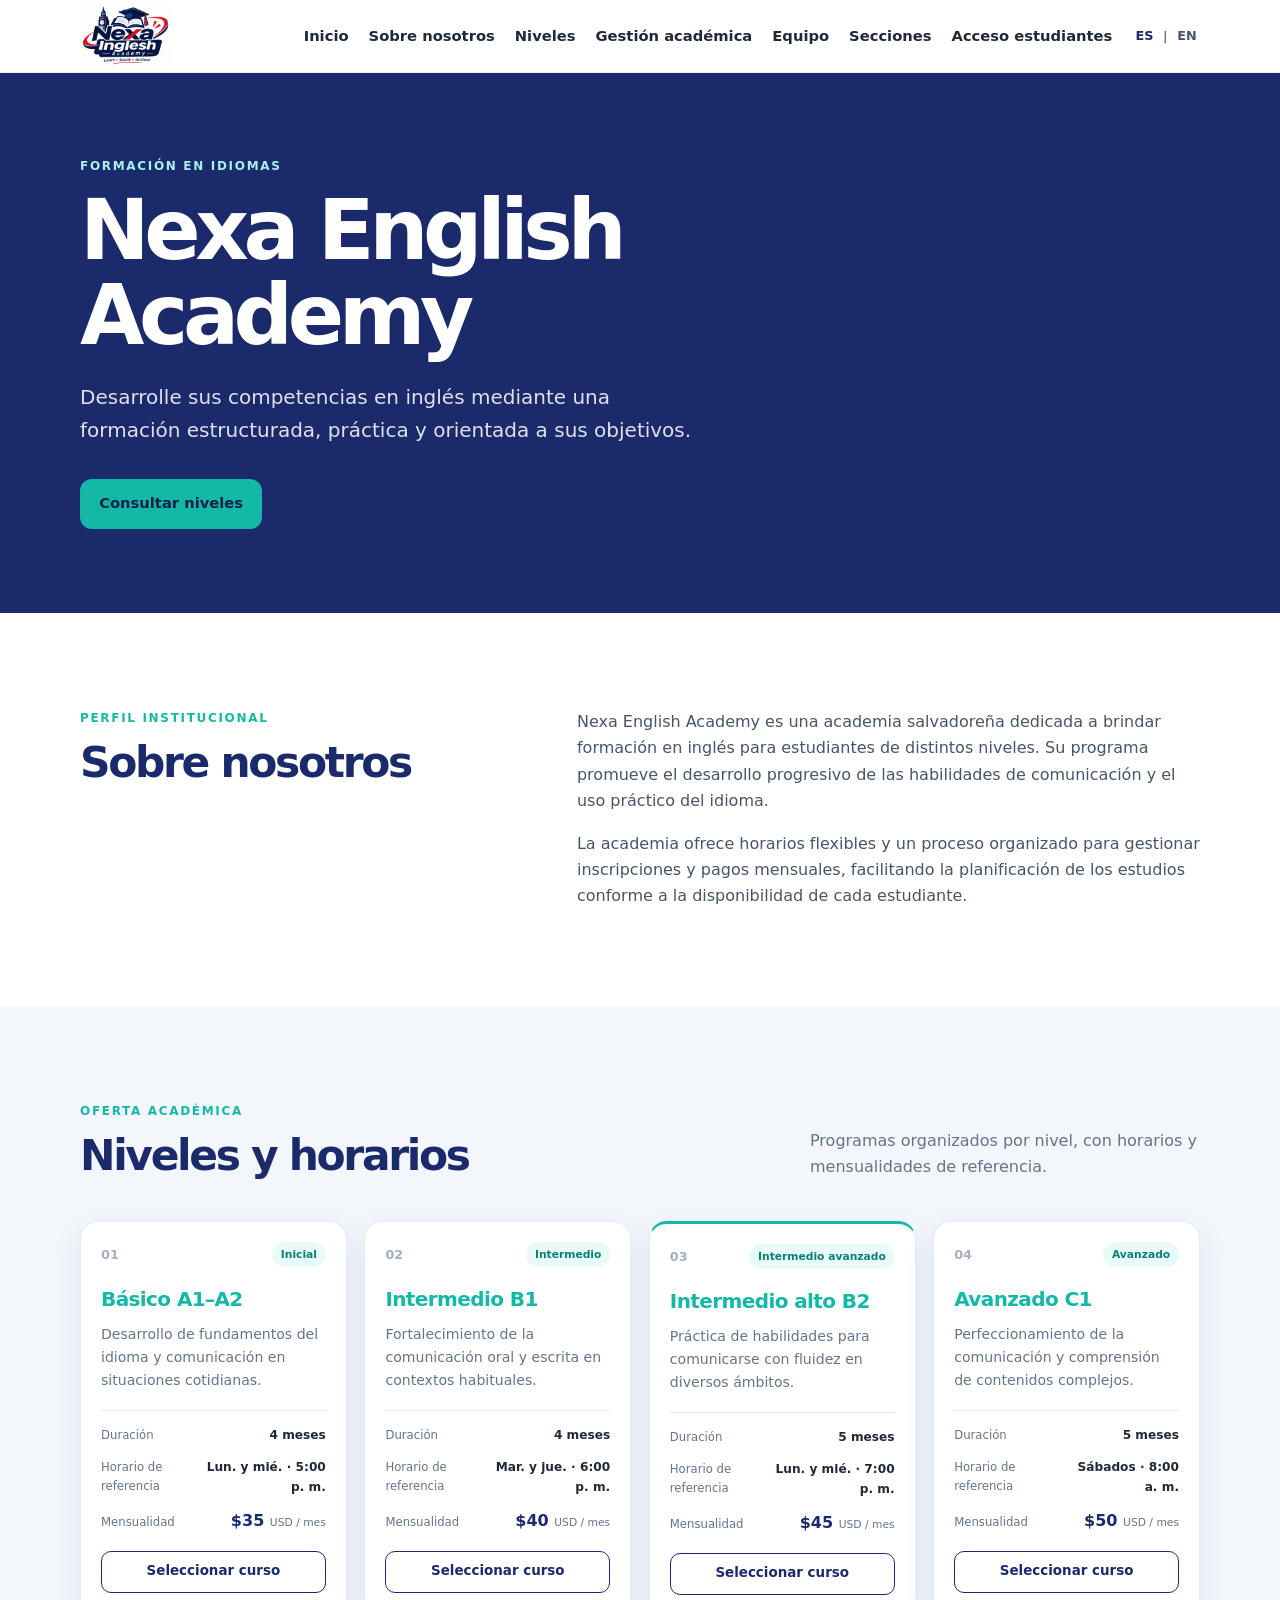
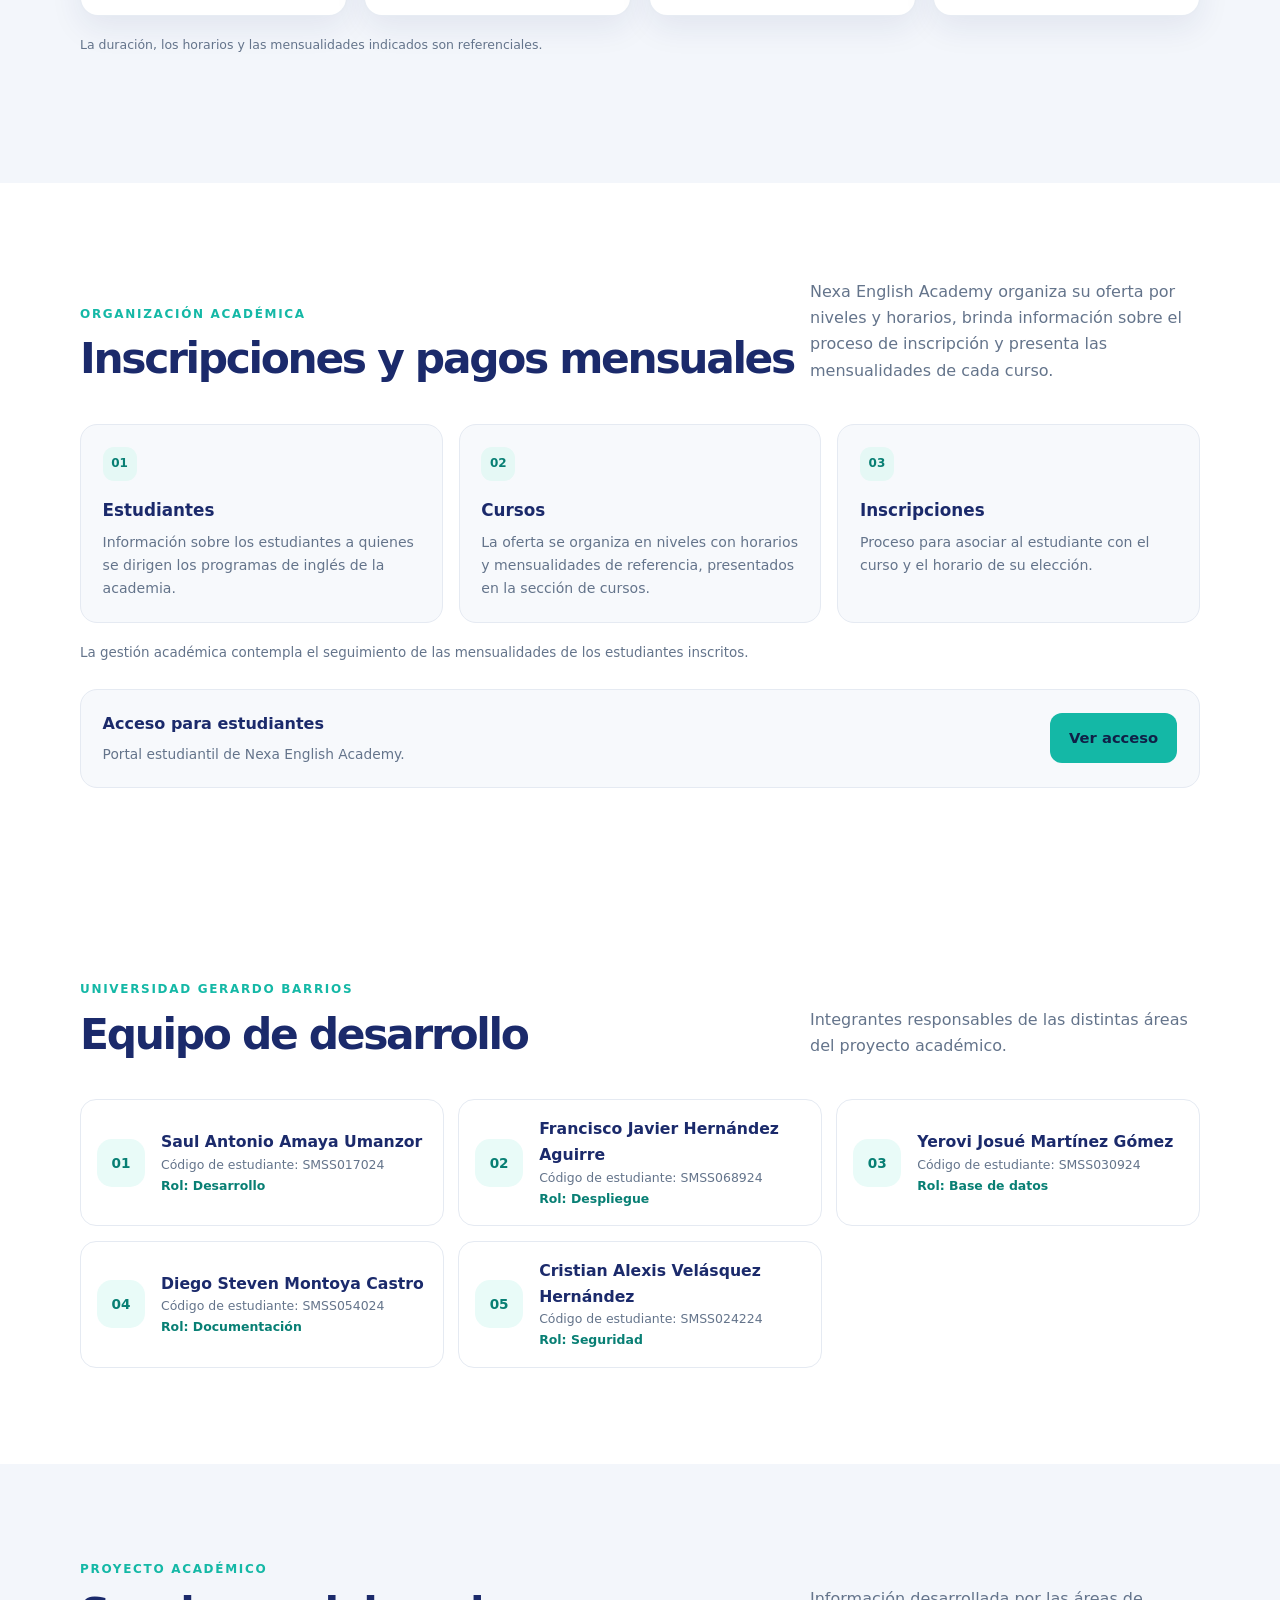
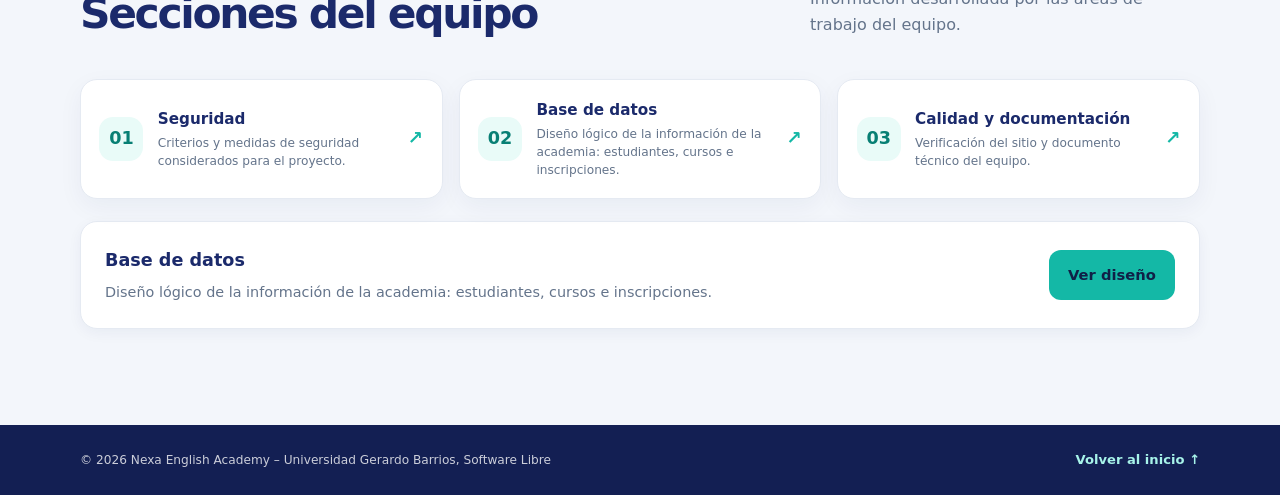
<file: academia/index.html>
<!DOCTYPE html>
<html lang="es">
<head>
  <meta charset="UTF-8">
  <meta name="viewport" content="width=device-width, initial-scale=1.0">
  <meta name="description" content="Nexa English Academy ofrece formación en inglés con diversos niveles, horarios flexibles y gestión de inscripciones y pagos mensuales en El Salvador.">
  <title>Nexa English Academy | Cursos de inglés en El Salvador</title>
  <link rel="stylesheet" href="css/style.css">
</head>
<body>
  <header class="site-header" id="inicio">
    <div class="container header-inner">
      <a class="brand" href="#inicio" aria-label="Nexa English Academy, ir al inicio" data-aria-es="Nexa English Academy, ir al inicio" data-aria-en="Nexa English Academy, go to home">
        <img class="brand-logo" src="img/logo-nexa.jpeg" alt="Nexa English Academy — Learn, Speak, Achieve">
      </a>

      <button class="menu-toggle" type="button" aria-label="Abrir menú de navegación" aria-expanded="false" aria-controls="primary-navigation">
        <span></span>
        <span></span>
        <span></span>
      </button>

      <nav class="primary-navigation" id="primary-navigation" aria-label="Navegación principal" data-aria-es="Navegación principal" data-aria-en="Primary navigation">
        <a href="#inicio" data-es="Inicio" data-en="Home">Inicio</a>
        <a href="#nosotros" data-es="Sobre nosotros" data-en="About us">Sobre nosotros</a>
        <a href="#niveles" data-es="Niveles" data-en="Levels">Niveles</a>
        <a href="#gestion" data-es="Gestión académica" data-en="Academic management">Gestión académica</a>
        <a href="#equipo" data-es="Equipo" data-en="Team">Equipo</a>
        <a href="#secciones" data-es="Secciones" data-en="Sections">Secciones</a>
        <a href="login.html" data-es="Acceso estudiantes" data-en="Student access">Acceso estudiantes</a>
        <div class="language-switch" role="group" aria-label="Selector de idioma" data-aria-es="Selector de idioma" data-aria-en="Language selector">
          <button type="button" class="language-button is-active" data-language="es" aria-pressed="true">ES</button>
          <span aria-hidden="true">|</span>
          <button type="button" class="language-button" data-language="en" aria-pressed="false">EN</button>
        </div>
      </nav>
    </div>
  </header>

  <main>
    <section class="hero" aria-labelledby="hero-title">
      <div class="container hero-content">
        <p class="eyebrow hero-eyebrow" data-es="Formación en idiomas" data-en="Language education">Formación en idiomas</p>
        <h1 id="hero-title">Nexa English Academy</h1>
        <p class="hero-copy" data-es="Desarrolle sus competencias en inglés mediante una formación estructurada, práctica y orientada a sus objetivos." data-en="Develop your English skills through structured, practical training tailored to your goals.">Desarrolle sus competencias en inglés mediante una formación estructurada, práctica y orientada a sus objetivos.</p>
        <a class="button button-accent" href="#niveles" data-es="Consultar niveles" data-en="Explore course levels">Consultar niveles</a>
      </div>
    </section>

    <section class="section about-section" id="nosotros" aria-labelledby="about-title">
      <div class="container about-grid">
        <div>
          <p class="eyebrow" data-es="Perfil institucional" data-en="Institutional profile">Perfil institucional</p>
          <h2 id="about-title" data-es="Sobre nosotros" data-en="About us">Sobre nosotros</h2>
        </div>
        <div class="about-copy">
          <p data-es="Nexa English Academy es una academia salvadoreña dedicada a brindar formación en inglés para estudiantes de distintos niveles. Su programa promueve el desarrollo progresivo de las habilidades de comunicación y el uso práctico del idioma." data-en="Nexa English Academy is a Salvadoran institution providing English language education for students at different proficiency levels. Its program supports the gradual development of communication skills and practical language use.">Nexa English Academy es una academia salvadoreña dedicada a brindar formación en inglés para estudiantes de distintos niveles. Su programa promueve el desarrollo progresivo de las habilidades de comunicación y el uso práctico del idioma.</p>
          <p data-es="La academia ofrece horarios flexibles y un proceso organizado para gestionar inscripciones y pagos mensuales, facilitando la planificación de los estudios conforme a la disponibilidad de cada estudiante." data-en="The academy offers flexible schedules and an organized process for managing enrollment and monthly payments, helping students plan their studies according to their availability.">La academia ofrece horarios flexibles y un proceso organizado para gestionar inscripciones y pagos mensuales, facilitando la planificación de los estudios conforme a la disponibilidad de cada estudiante.</p>
        </div>
      </div>
    </section>

    <section class="section levels-section" id="niveles" aria-labelledby="levels-title">
      <div class="container">
        <div class="section-heading">
          <div>
            <p class="eyebrow" data-es="Oferta académica" data-en="Academic programs">Oferta académica</p>
            <h2 id="levels-title" data-es="Niveles y horarios" data-en="Levels and schedules">Niveles y horarios</h2>
          </div>
          <p data-es="Programas organizados por nivel, con horarios y mensualidades de referencia." data-en="Programs organized by proficiency level, with sample schedules and monthly fees.">Programas organizados por nivel, con horarios y mensualidades de referencia.</p>
        </div>
        <div class="levels-grid">
          <article class="level-card">
            <div class="level-top"><span class="level-number">01</span><span class="level-tag" data-es="Inicial" data-en="Beginner">Inicial</span></div>
            <h3><span data-es="Básico" data-en="Basic">Básico</span> <span data-es="A1–A2" data-en="A1–A2">A1–A2</span></h3>
            <p data-es="Desarrollo de fundamentos del idioma y comunicación en situaciones cotidianas." data-en="Development of language fundamentals and communication skills for everyday situations.">Desarrollo de fundamentos del idioma y comunicación en situaciones cotidianas.</p>
            <dl class="course-details">
              <div><dt data-es="Duración" data-en="Duration">Duración</dt><dd><span data-es="4 meses" data-en="4 months">4 meses</span></dd></div>
              <div><dt data-es="Horario de referencia" data-en="Sample schedule">Horario de referencia</dt><dd><span data-es="Lun. y mié. · 5:00 p. m." data-en="Mon. and Wed. · 5:00 p.m.">Lun. y mié. · 5:00 p. m.</span></dd></div>
              <div><dt data-es="Mensualidad" data-en="Monthly fee">Mensualidad</dt><dd class="price"><span data-es="$35" data-en="$35">$35</span> <small data-es="USD / mes" data-en="USD / month">USD / mes</small></dd></div>
            </dl>
            <button class="course-select-button" type="button" data-course-select="a1-a2" data-es="Seleccionar curso" data-en="Select course">Seleccionar curso</button>
          </article>
          <article class="level-card">
            <div class="level-top"><span class="level-number">02</span><span class="level-tag" data-es="Intermedio" data-en="Intermediate">Intermedio</span></div>
            <h3><span data-es="Intermedio" data-en="Intermediate">Intermedio</span> <span data-es="B1" data-en="B1">B1</span></h3>
            <p data-es="Fortalecimiento de la comunicación oral y escrita en contextos habituales." data-en="Strengthening oral and written communication in familiar contexts.">Fortalecimiento de la comunicación oral y escrita en contextos habituales.</p>
            <dl class="course-details">
              <div><dt data-es="Duración" data-en="Duration">Duración</dt><dd><span data-es="4 meses" data-en="4 months">4 meses</span></dd></div>
              <div><dt data-es="Horario de referencia" data-en="Sample schedule">Horario de referencia</dt><dd><span data-es="Mar. y jue. · 6:00 p. m." data-en="Tue. and Thu. · 6:00 p.m.">Mar. y jue. · 6:00 p. m.</span></dd></div>
              <div><dt data-es="Mensualidad" data-en="Monthly fee">Mensualidad</dt><dd class="price"><span data-es="$40" data-en="$40">$40</span> <small data-es="USD / mes" data-en="USD / month">USD / mes</small></dd></div>
            </dl>
            <button class="course-select-button" type="button" data-course-select="b1" data-es="Seleccionar curso" data-en="Select course">Seleccionar curso</button>
          </article>
          <article class="level-card featured-card">
            <div class="level-top"><span class="level-number">03</span><span class="level-tag" data-es="Intermedio avanzado" data-en="Upper intermediate">Intermedio avanzado</span></div>
            <h3><span data-es="Intermedio alto" data-en="Upper-intermediate">Intermedio alto</span> <span data-es="B2" data-en="B2">B2</span></h3>
            <p data-es="Práctica de habilidades para comunicarse con fluidez en diversos ámbitos." data-en="Practice in communicating fluently across a range of settings.">Práctica de habilidades para comunicarse con fluidez en diversos ámbitos.</p>
            <dl class="course-details">
              <div><dt data-es="Duración" data-en="Duration">Duración</dt><dd><span data-es="5 meses" data-en="5 months">5 meses</span></dd></div>
              <div><dt data-es="Horario de referencia" data-en="Sample schedule">Horario de referencia</dt><dd><span data-es="Lun. y mié. · 7:00 p. m." data-en="Mon. and Wed. · 7:00 p.m.">Lun. y mié. · 7:00 p. m.</span></dd></div>
              <div><dt data-es="Mensualidad" data-en="Monthly fee">Mensualidad</dt><dd class="price"><span data-es="$45" data-en="$45">$45</span> <small data-es="USD / mes" data-en="USD / month">USD / mes</small></dd></div>
            </dl>
            <button class="course-select-button" type="button" data-course-select="b2" data-es="Seleccionar curso" data-en="Select course">Seleccionar curso</button>
          </article>
          <article class="level-card">
            <div class="level-top"><span class="level-number">04</span><span class="level-tag" data-es="Avanzado" data-en="Advanced">Avanzado</span></div>
            <h3><span data-es="Avanzado" data-en="Advanced">Avanzado</span> <span data-es="C1" data-en="C1">C1</span></h3>
            <p data-es="Perfeccionamiento de la comunicación y comprensión de contenidos complejos." data-en="Refinement of communication skills and comprehension of complex content.">Perfeccionamiento de la comunicación y comprensión de contenidos complejos.</p>
            <dl class="course-details">
              <div><dt data-es="Duración" data-en="Duration">Duración</dt><dd><span data-es="5 meses" data-en="5 months">5 meses</span></dd></div>
              <div><dt data-es="Horario de referencia" data-en="Sample schedule">Horario de referencia</dt><dd><span data-es="Sábados · 8:00 a. m." data-en="Saturdays · 8:00 a.m.">Sábados · 8:00 a. m.</span></dd></div>
              <div><dt data-es="Mensualidad" data-en="Monthly fee">Mensualidad</dt><dd class="price"><span data-es="$50" data-en="$50">$50</span> <small data-es="USD / mes" data-en="USD / month">USD / mes</small></dd></div>
            </dl>
            <button class="course-select-button" type="button" data-course-select="c1" data-es="Seleccionar curso" data-en="Select course">Seleccionar curso</button>
          </article>
        </div>
        <p class="example-note" data-es="La duración, los horarios y las mensualidades indicados son referenciales." data-en="Course durations, schedules, and fees shown are for reference only.">La duración, los horarios y las mensualidades indicados son referenciales.</p>
        <p class="course-selection-status" id="course-selection-status" role="status" aria-live="polite"></p>
      </div>
    </section>

    <section class="section management-section" id="gestion" aria-labelledby="management-title">
      <div class="container">
        <div class="section-heading">
          <div>
            <p class="eyebrow" data-es="Organización académica" data-en="Academic organization">Organización académica</p>
            <h2 id="management-title" data-es="Inscripciones y pagos mensuales" data-en="Enrollment and monthly payments">Inscripciones y pagos mensuales</h2>
          </div>
          <p data-es="Nexa English Academy organiza su oferta por niveles y horarios, brinda información sobre el proceso de inscripción y presenta las mensualidades de cada curso." data-en="Nexa English Academy organizes its programs by level and schedule, provides enrollment information, and presents the monthly fee for each course.">Nexa English Academy organiza su oferta por niveles y horarios, brinda información sobre el proceso de inscripción y presenta las mensualidades de cada curso.</p>
        </div>
        <div class="management-grid">
          <article class="management-card">
            <span class="management-number" aria-hidden="true">01</span>
            <h3 data-es="Estudiantes" data-en="Students">Estudiantes</h3>
            <p data-es="Información sobre los estudiantes a quienes se dirigen los programas de inglés de la academia." data-en="Information about the students for whom the academy's English programs are designed.">Información sobre los estudiantes a quienes se dirigen los programas de inglés de la academia.</p>
          </article>
          <article class="management-card">
            <span class="management-number" aria-hidden="true">02</span>
            <h3 data-es="Cursos" data-en="Courses">Cursos</h3>
            <p data-es="La oferta se organiza en niveles con horarios y mensualidades de referencia, presentados en la sección de cursos." data-en="Programs are organized by level, with sample schedules and monthly fees shown in the courses section.">La oferta se organiza en niveles con horarios y mensualidades de referencia, presentados en la sección de cursos.</p>
          </article>
          <article class="management-card">
            <span class="management-number" aria-hidden="true">03</span>
            <h3 data-es="Inscripciones" data-en="Enrollments">Inscripciones</h3>
            <p data-es="Proceso para asociar al estudiante con el curso y el horario de su elección." data-en="A process for assigning students to their selected course and schedule.">Proceso para asociar al estudiante con el curso y el horario de su elección.</p>
          </article>
        </div>
        <p class="management-note" data-es="La gestión académica contempla el seguimiento de las mensualidades de los estudiantes inscritos." data-en="Academic administration includes tracking monthly payments for enrolled students.">La gestión académica contempla el seguimiento de las mensualidades de los estudiantes inscritos.</p>
        <div class="student-access">
          <div>
            <h3 data-es="Acceso para estudiantes" data-en="Student access">Acceso para estudiantes</h3>
            <p data-es="Portal estudiantil de Nexa English Academy." data-en="Nexa English Academy student portal.">Portal estudiantil de Nexa English Academy.</p>
          </div>
          <a class="button button-accent" href="login.html" data-es="Ver acceso" data-en="View sign-in">Ver acceso</a>
        </div>
      </div>
    </section>

    <section class="section team-section" id="equipo" aria-labelledby="team-title">
      <div class="container">
        <div class="section-heading">
          <div>
            <p class="eyebrow" data-es="Universidad Gerardo Barrios" data-en="Gerardo Barrios University">Universidad Gerardo Barrios</p>
            <h2 id="team-title" data-es="Equipo de desarrollo" data-en="Development team">Equipo de desarrollo</h2>
          </div>
          <p data-es="Integrantes responsables de las distintas áreas del proyecto académico." data-en="Team members responsible for the different areas of this academic project.">Integrantes responsables de las distintas áreas del proyecto académico.</p>
        </div>
        <div class="team-grid">
          <article class="team-card">
            <span class="team-avatar" aria-hidden="true" data-es="01" data-en="01">01</span>
            <div><h3 data-es="Saul Antonio Amaya Umanzor" data-en="Saul Antonio Amaya Umanzor">Saul Antonio Amaya Umanzor</h3><p class="student-code"><span data-es="Código de estudiante:" data-en="Student ID:">Código de estudiante:</span> <span data-es="SMSS017024" data-en="SMSS017024">SMSS017024</span></p><p class="team-role"><span data-es="Rol:" data-en="Role:">Rol:</span> <span data-es="Desarrollo" data-en="Development">Desarrollo</span></p></div>
          </article>
          <article class="team-card">
            <span class="team-avatar" aria-hidden="true" data-es="02" data-en="02">02</span>
            <div><h3 data-es="Francisco Javier Hernández Aguirre" data-en="Francisco Javier Hernández Aguirre">Francisco Javier Hernández Aguirre</h3><p class="student-code"><span data-es="Código de estudiante:" data-en="Student ID:">Código de estudiante:</span> <span data-es="SMSS068924" data-en="SMSS068924">SMSS068924</span></p><p class="team-role"><span data-es="Rol:" data-en="Role:">Rol:</span> <span data-es="Despliegue" data-en="Deployment">Despliegue</span></p></div>
          </article>
          <article class="team-card">
            <span class="team-avatar" aria-hidden="true" data-es="03" data-en="03">03</span>
            <div><h3 data-es="Yerovi Josué Martínez Gómez" data-en="Yerovi Josué Martínez Gómez">Yerovi Josué Martínez Gómez</h3><p class="student-code"><span data-es="Código de estudiante:" data-en="Student ID:">Código de estudiante:</span> <span data-es="SMSS030924" data-en="SMSS030924">SMSS030924</span></p><p class="team-role"><span data-es="Rol:" data-en="Role:">Rol:</span> <span data-es="Base de datos" data-en="Database">Base de datos</span></p></div>
          </article>
          <article class="team-card">
            <span class="team-avatar" aria-hidden="true" data-es="04" data-en="04">04</span>
            <div><h3 data-es="Diego Steven Montoya Castro" data-en="Diego Steven Montoya Castro">Diego Steven Montoya Castro</h3><p class="student-code"><span data-es="Código de estudiante:" data-en="Student ID:">Código de estudiante:</span> <span data-es="SMSS054024" data-en="SMSS054024">SMSS054024</span></p><p class="team-role"><span data-es="Rol:" data-en="Role:">Rol:</span> <span data-es="Documentación" data-en="Documentation">Documentación</span></p></div>
          </article>
          <article class="team-card">
            <span class="team-avatar" aria-hidden="true" data-es="05" data-en="05">05</span>
            <div><h3 data-es="Cristian Alexis Velásquez Hernández" data-en="Cristian Alexis Velásquez Hernández">Cristian Alexis Velásquez Hernández</h3><p class="student-code"><span data-es="Código de estudiante:" data-en="Student ID:">Código de estudiante:</span> <span data-es="SMSS024224" data-en="SMSS024224">SMSS024224</span></p><p class="team-role"><span data-es="Rol:" data-en="Role:">Rol:</span> <span data-es="Seguridad" data-en="Security">Seguridad</span></p></div>
          </article>
        </div>
      </div>
    </section>

    <section class="section project-section" id="secciones" aria-labelledby="sections-title">
      <div class="container">
        <div class="section-heading">
          <div>
            <p class="eyebrow" data-es="Proyecto académico" data-en="Academic project">Proyecto académico</p>
            <h2 id="sections-title" data-es="Secciones del equipo" data-en="Project sections">Secciones del equipo</h2>
          </div>
          <p data-es="Información desarrollada por las áreas de trabajo del equipo." data-en="Information prepared by the project team areas.">Información desarrollada por las áreas de trabajo del equipo.</p>
        </div>
        <div class="project-grid">
          <article>
            <a class="project-card" href="seguridad.html">
              <span class="project-icon" aria-hidden="true">01</span>
              <span><strong data-es="Seguridad" data-en="Security">Seguridad</strong><small data-es="Criterios y medidas de seguridad considerados para el proyecto." data-en="Security criteria and measures considered for the project.">Criterios y medidas de seguridad considerados para el proyecto.</small></span>
              <span class="project-arrow" aria-hidden="true">↗</span>
            </a>
          </article>
          <!-- ESPACIO RESERVADO: el compañero de Base de datos integrará aquí su contenido (tablas: estudiantes, cursos, inscripciones) -->
          <article>
            <a class="project-card" href="datos.html">
              <span class="project-icon" aria-hidden="true">02</span>
              <span><strong data-es="Base de datos" data-en="Database">Base de datos</strong><small data-es="Diseño lógico de la información de la academia: estudiantes, cursos e inscripciones." data-en="Logical design of the academy's information: students, courses, and enrollments.">Diseño lógico de la información de la academia: estudiantes, cursos e inscripciones.</small></span>
              <span class="project-arrow" aria-hidden="true">↗</span>
            </a>
          </article>
          <article>
            <a class="project-card" href="#" aria-label="Calidad y documentación" data-aria-es="Calidad y documentación" data-aria-en="Quality and documentation">
              <span class="project-icon" aria-hidden="true">03</span>
              <span><strong data-es="Calidad y documentación" data-en="Quality and documentation">Calidad y documentación</strong><small data-es="Verificación del sitio y documento técnico del equipo." data-en="Website verification and the team's technical document.">Verificación del sitio y documento técnico del equipo.</small></span>
              <span class="project-arrow" aria-hidden="true">↗</span>
            </a>
          </article>
        </div>
        <div class="database-placeholder" id="espacio-base-de-datos">
          <div>
            <h3 data-es="Base de datos" data-en="Database">Base de datos</h3>
            <p data-es="Diseño lógico de la información de la academia: estudiantes, cursos e inscripciones." data-en="Logical design of the academy's information: students, courses, and enrollments.">Diseño lógico de la información de la academia: estudiantes, cursos e inscripciones.</p>
          </div>
          <a class="button button-accent" href="datos.html" data-es="Ver diseño" data-en="View design">Ver diseño</a>
        </div>
      </div>
    </section>
  </main>

  <footer class="site-footer">
    <div class="container footer-inner">
      <p data-es="© 2026 Nexa English Academy – Universidad Gerardo Barrios, Software Libre" data-en="© 2026 Nexa English Academy – Gerardo Barrios University, Open Source Software">© 2026 Nexa English Academy – Universidad Gerardo Barrios, Software Libre</p>
      <a href="#inicio"><span data-es="Volver al inicio" data-en="Back to top">Volver al inicio</span> <span aria-hidden="true">↑</span></a>
    </div>
  </footer>

  <script>
    const languageButtons = document.querySelectorAll(".language-button");
    const menuToggle = document.querySelector(".menu-toggle");
    const navigation = document.querySelector(".primary-navigation");
    const pageTitle = document.querySelector("title");
    const pageDescription = document.querySelector('meta[name="description"]');
    const translations = {
      es: {
        title: "Nexa English Academy | Cursos de inglés en El Salvador",
        description: "Nexa English Academy ofrece formación en inglés con diversos niveles, horarios flexibles y gestión de inscripciones y pagos mensuales en El Salvador.",
        menuOpen: "Abrir menú de navegación",
        menuClose: "Cerrar menú de navegación",
        selectedCourse: "Seleccionado",
        courseSaved: "El curso se guardó en su perfil de estudiante.",
        signInToSelect: "Inicie sesión o cree una cuenta para seleccionar un curso.",
        storageError: "No fue posible guardar la selección del curso en este navegador."
      },
      en: {
        title: "Nexa English Academy | English Courses in El Salvador",
        description: "Nexa English Academy provides English language education across multiple levels, with flexible schedules and enrollment and monthly payment management in El Salvador.",
        menuOpen: "Open navigation menu",
        menuClose: "Close navigation menu",
        selectedCourse: "Selected",
        courseSaved: "Your course selection has been saved to your student profile.",
        signInToSelect: "Sign in or create an account to select a course.",
        storageError: "Your course selection could not be saved in this browser."
      }
    };

    const courseCatalog = {
      "a1-a2": { nameEs: "Básico A1–A2", nameEn: "Basic A1–A2", durationEs: "4 meses", durationEn: "4 months", scheduleEs: "Lun. y mié. · 5:00 p. m.", scheduleEn: "Mon. and Wed. · 5:00 p.m.", feeEs: "$35 USD / mes", feeEn: "$35 USD / month" },
      b1: { nameEs: "Intermedio B1", nameEn: "Intermediate B1", durationEs: "4 meses", durationEn: "4 months", scheduleEs: "Mar. y jue. · 6:00 p. m.", scheduleEn: "Tue. and Thu. · 6:00 p.m.", feeEs: "$40 USD / mes", feeEn: "$40 USD / month" },
      b2: { nameEs: "Intermedio alto B2", nameEn: "Upper-intermediate B2", durationEs: "5 meses", durationEn: "5 months", scheduleEs: "Lun. y mié. · 7:00 p. m.", scheduleEn: "Mon. and Wed. · 7:00 p.m.", feeEs: "$45 USD / mes", feeEn: "$45 USD / month" },
      c1: { nameEs: "Avanzado C1", nameEn: "Advanced C1", durationEs: "5 meses", durationEn: "5 months", scheduleEs: "Sábados · 8:00 a. m.", scheduleEn: "Saturdays · 8:00 a.m.", feeEs: "$50 USD / mes", feeEn: "$50 USD / month" }
    };

    const courseSelectionStatus = document.querySelector("#course-selection-status");
    const activeSessionKey = "nexa-student-session";
    const accountsKey = "nexa-student-accounts";
    const pendingCourseKey = "nexa-pending-course";

    function currentLanguage() {
      return document.documentElement.lang === "en" ? "en" : "es";
    }

    function renderSelectedCourse(selectedCourseId) {
      const language = currentLanguage();
      document.querySelectorAll("[data-course-select]").forEach((button) => {
        const isSelected = button.dataset.courseSelect === selectedCourseId;
        button.classList.toggle("is-selected", isSelected);
        button.setAttribute("aria-pressed", String(isSelected));
        button.textContent = isSelected ?
          translations[language].selectedCourse :
          button.getAttribute(`data-${language}`);
      });
    }

    function getActiveAccount() {
      let savedSession = localStorage.getItem(activeSessionKey);
      if (!savedSession) {
        savedSession = sessionStorage.getItem(activeSessionKey);
        if (savedSession) {
          localStorage.setItem(activeSessionKey, savedSession);
          sessionStorage.removeItem(activeSessionKey);
        }
      }
      const session = JSON.parse(savedSession || "null");
      if (!session || !session.email) {
        return null;
      }
      const accounts = JSON.parse(localStorage.getItem(accountsKey) || "{}");
      const account = accounts[session.email];
      return account ? { accounts, account, email: session.email } : null;
    }

    function setLanguage(language) {
      const selectedLanguage = language === "en" ? "en" : "es";
      const translation = translations[selectedLanguage];

      document.documentElement.lang = selectedLanguage;
      document.querySelectorAll("[data-es][data-en]").forEach((element) => {
        element.textContent = element.dataset[selectedLanguage];
      });
      document.querySelectorAll("[data-aria-es][data-aria-en]").forEach((element) => {
        element.setAttribute("aria-label", element.getAttribute(`data-aria-${selectedLanguage}`));
      });
      renderSelectedCourse(selectedCourseId);
      pageTitle.textContent = translation.title;
      pageDescription.setAttribute("content", translation.description);
      menuToggle.setAttribute("aria-label", menuToggle.getAttribute("aria-expanded") === "true" ? translation.menuClose : translation.menuOpen);

      languageButtons.forEach((button) => {
        const isSelected = button.dataset.language === selectedLanguage;
        button.classList.toggle("is-active", isSelected);
        button.setAttribute("aria-pressed", String(isSelected));
      });

      try {
        localStorage.setItem("nexa-language", selectedLanguage);
      } catch (error) {
        // La página continúa funcionando si el navegador restringe el almacenamiento local.
      }
    }

    languageButtons.forEach((button) => {
      button.addEventListener("click", () => setLanguage(button.dataset.language));
    });

    let selectedCourseId = null;
    try {
      const activeAccount = getActiveAccount();
      if (activeAccount && activeAccount.account.course) {
        selectedCourseId = activeAccount.account.course.id;
      }
    } catch (error) {
      courseSelectionStatus.textContent = translations[currentLanguage()].storageError;
    }
    renderSelectedCourse(selectedCourseId);

    document.querySelectorAll("[data-course-select]").forEach((button) => {
      button.addEventListener("click", () => {
        const courseId = button.dataset.courseSelect;
        const course = courseCatalog[courseId];
        const language = currentLanguage();
        if (!course) {
          courseSelectionStatus.textContent = translations[language].storageError;
          return;
        }

        try {
          const activeAccount = getActiveAccount();
          if (!activeAccount) {
            sessionStorage.setItem(pendingCourseKey, courseId);
            courseSelectionStatus.textContent = translations[language].signInToSelect;
            window.location.href = "login.html";
            return;
          }

          activeAccount.account.course = {
            id: courseId,
            nameEs: course.nameEs,
            nameEn: course.nameEn,
            durationEs: course.durationEs,
            durationEn: course.durationEn,
            scheduleEs: course.scheduleEs,
            scheduleEn: course.scheduleEn,
            feeEs: course.feeEs,
            feeEn: course.feeEn,
            selectedAt: new Date().toISOString()
          };
          localStorage.setItem(accountsKey, JSON.stringify(activeAccount.accounts));
          selectedCourseId = courseId;
          renderSelectedCourse(selectedCourseId);
          courseSelectionStatus.textContent = translations[language].courseSaved;
          window.location.href = "login.html#student-profile";
        } catch (error) {
          courseSelectionStatus.textContent = translations[language].storageError;
        }
      });
    });

    menuToggle.addEventListener("click", () => {
      const isExpanded = menuToggle.getAttribute("aria-expanded") === "true";
      menuToggle.setAttribute("aria-expanded", String(!isExpanded));
      const language = document.documentElement.lang === "en" ? "en" : "es";
      menuToggle.setAttribute("aria-label", isExpanded ? translations[language].menuOpen : translations[language].menuClose);
      navigation.classList.toggle("is-open", !isExpanded);
    });

    navigation.addEventListener("click", (event) => {
      if (event.target.closest("a")) {
        menuToggle.setAttribute("aria-expanded", "false");
        const language = document.documentElement.lang === "en" ? "en" : "es";
        menuToggle.setAttribute("aria-label", translations[language].menuOpen);
        navigation.classList.remove("is-open");
      }
    });

    let savedLanguage = "es";
    try {
      savedLanguage = localStorage.getItem("nexa-language") || "es";
    } catch (error) {
      // El idioma predeterminado es español si el almacenamiento local no está disponible.
    }
    setLanguage(savedLanguage);
  </script>
</body>
</html>
</file>
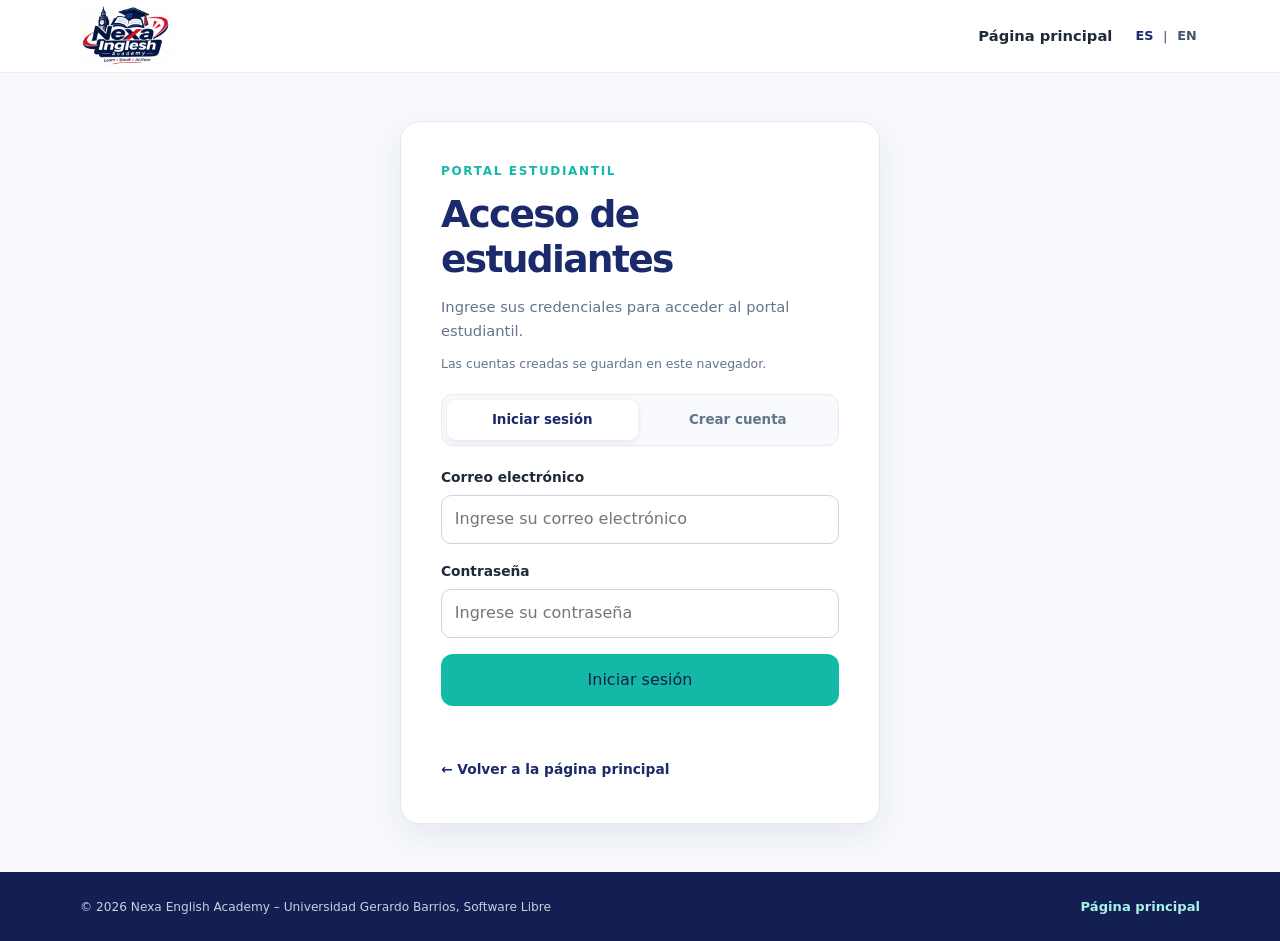
<file: academia/login.html>
<!DOCTYPE html>
<html lang="es">
<head>
  <meta charset="UTF-8">
  <meta name="viewport" content="width=device-width, initial-scale=1.0">
  <meta name="description" content="Acceso al portal de estudiantes de Nexa English Academy.">
  <title>Acceso de estudiantes | Nexa English Academy</title>
  <link rel="stylesheet" href="css/style.css">
</head>
<body>
  <header class="site-header">
    <div class="container header-inner">
      <a class="brand" href="index.html" aria-label="Nexa English Academy, volver al inicio" data-aria-es="Nexa English Academy, volver al inicio" data-aria-en="Nexa English Academy, return to home">
        <img class="brand-logo" src="img/logo-nexa.jpeg" alt="Nexa English Academy — Learn, Speak, Achieve">
      </a>
      <nav class="primary-navigation login-navigation" aria-label="Navegación principal" data-aria-es="Navegación principal" data-aria-en="Primary navigation">
        <a href="index.html" data-es="Página principal" data-en="Home page">Página principal</a>
        <div class="language-switch" role="group" aria-label="Selector de idioma" data-aria-es="Selector de idioma" data-aria-en="Language selector">
          <button type="button" class="language-button is-active" data-language="es" aria-pressed="true">ES</button>
          <span aria-hidden="true">|</span>
          <button type="button" class="language-button" data-language="en" aria-pressed="false">EN</button>
        </div>
      </nav>
    </div>
  </header>

  <main class="auth-main">
    <section class="auth-card" id="auth-panel" aria-labelledby="login-title">
      <p class="eyebrow" data-es="Portal estudiantil" data-en="Student portal">Portal estudiantil</p>
      <h1 id="login-title" data-es="Acceso de estudiantes" data-en="Student sign-in">Acceso de estudiantes</h1>
      <p class="auth-intro" data-es="Ingrese sus credenciales para acceder al portal estudiantil." data-en="Enter your credentials to access the student portal.">Ingrese sus credenciales para acceder al portal estudiantil.</p>
      <p class="auth-storage-note" data-es="Las cuentas creadas se guardan en este navegador." data-en="Accounts created are stored in this browser.">Las cuentas creadas se guardan en este navegador.</p>

      <div class="auth-switch" role="group" aria-label="Tipo de acceso" data-aria-es="Tipo de acceso" data-aria-en="Access type">
        <button class="auth-switch-button is-active" type="button" id="show-login" aria-pressed="true" data-es="Iniciar sesión" data-en="Sign in">Iniciar sesión</button>
        <button class="auth-switch-button" type="button" id="show-register" aria-pressed="false" data-es="Crear cuenta" data-en="Create account">Crear cuenta</button>
      </div>

      <form class="auth-form" id="student-login" novalidate>
        <div class="auth-field">
          <label for="login-email" data-es="Correo electrónico" data-en="Email address">Correo electrónico</label>
          <input id="login-email" name="email" type="email" autocomplete="username" required data-placeholder-es="Ingrese su correo electrónico" data-placeholder-en="Enter your email address" placeholder="Ingrese su correo electrónico">
        </div>
        <div class="auth-field">
          <label for="login-password" data-es="Contraseña" data-en="Password">Contraseña</label>
          <input id="login-password" name="password" type="password" autocomplete="current-password" required data-placeholder-es="Ingrese su contraseña" data-placeholder-en="Enter your password" placeholder="Ingrese su contraseña">
        </div>
        <button class="button button-accent" type="submit" data-es="Iniciar sesión" data-en="Sign in">Iniciar sesión</button>
      </form>

      <form class="auth-form" id="student-register" hidden>
        <div class="auth-field">
          <label for="register-name" data-es="Nombre completo" data-en="Full name">Nombre completo</label>
          <input id="register-name" name="name" type="text" autocomplete="name" minlength="2" required data-placeholder-es="Ingrese su nombre completo" data-placeholder-en="Enter your full name" placeholder="Ingrese su nombre completo">
        </div>
        <div class="auth-field">
          <label for="register-email" data-es="Correo electrónico" data-en="Email address">Correo electrónico</label>
          <input id="register-email" name="email" type="email" autocomplete="email" required data-placeholder-es="Ingrese su correo electrónico" data-placeholder-en="Enter your email address" placeholder="Ingrese su correo electrónico">
        </div>
        <div class="auth-field">
          <label for="register-password" data-es="Contraseña" data-en="Password">Contraseña</label>
          <input id="register-password" name="password" type="password" autocomplete="new-password" minlength="8" required data-placeholder-es="Mínimo 8 caracteres" data-placeholder-en="At least 8 characters" placeholder="Mínimo 8 caracteres">
        </div>
        <div class="auth-field">
          <label for="register-password-confirm" data-es="Confirmar contraseña" data-en="Confirm password">Confirmar contraseña</label>
          <input id="register-password-confirm" name="password-confirm" type="password" autocomplete="new-password" minlength="8" required data-placeholder-es="Repita su contraseña" data-placeholder-en="Re-enter your password" placeholder="Repita su contraseña">
        </div>
        <button class="button button-accent" type="submit" data-es="Crear cuenta" data-en="Create account">Crear cuenta</button>
      </form>

      <p class="auth-feedback" id="auth-feedback" role="status" aria-live="polite"></p>
      <a class="auth-back" href="index.html" data-es="← Volver a la página principal" data-en="← Return to the home page">← Volver a la página principal</a>
    </section>

    <section class="auth-card profile-card" id="student-profile" aria-labelledby="profile-title" hidden>
      <p class="eyebrow" data-es="Portal estudiantil" data-en="Student portal">Portal estudiantil</p>
      <h1 id="profile-title" data-es="Perfil del estudiante" data-en="Student profile">Perfil del estudiante</h1>
      <p class="auth-intro" data-es="Consulte sus datos personales y el curso que ha elegido." data-en="Review your personal details and the course you have chosen.">Consulte sus datos personales y el curso que ha elegido.</p>
      <div class="profile-identity">
        <div class="profile-avatar" id="profile-initials" aria-hidden="true"></div>
        <div class="profile-identity-copy">
          <strong id="profile-name"></strong>
          <span id="profile-email"></span>
        </div>
      </div>
      <dl class="profile-details">
        <div><dt data-es="Cuenta creada" data-en="Account created">Cuenta creada</dt><dd id="profile-created"></dd></div>
      </dl>
      <section class="profile-course" id="profile-course" aria-labelledby="profile-course-title" hidden>
        <div class="profile-course-heading">
          <h2 id="profile-course-title" data-es="Curso elegido" data-en="Chosen course">Curso elegido</h2>
          <span class="profile-course-badge" data-es="Selección actual" data-en="Current selection">Selección actual</span>
        </div>
        <dl class="profile-details">
          <div><dt data-es="Nivel" data-en="Level">Nivel</dt><dd id="profile-course-name"></dd></div>
          <div><dt data-es="Duración" data-en="Duration">Duración</dt><dd id="profile-course-duration"></dd></div>
          <div><dt data-es="Horario" data-en="Schedule">Horario</dt><dd id="profile-course-schedule"></dd></div>
          <div><dt data-es="Mensualidad" data-en="Monthly fee">Mensualidad</dt><dd id="profile-course-fee"></dd></div>
          <div><dt data-es="Selección actualizada" data-en="Selection updated">Selección actualizada</dt><dd id="profile-course-selected-at"></dd></div>
        </dl>
      </section>
      <p class="profile-course-empty" id="profile-course-empty" data-es="Aún no ha elegido un curso. Puede consultar los niveles y horarios disponibles." data-en="You have not chosen a course yet. You can review the available levels and schedules." hidden>Aún no ha elegido un curso. Puede consultar los niveles y horarios disponibles.</p>
      <div class="profile-actions">
        <a class="button button-accent" id="profile-course-link" href="index.html#niveles" data-es="Explorar niveles" data-en="Browse levels">Explorar niveles</a>
        <button class="button button-outline" id="sign-out" type="button" data-es="Cerrar sesión" data-en="Sign out">Cerrar sesión</button>
      </div>
    </section>
  </main>

  <footer class="site-footer">
    <div class="container footer-inner">
      <p data-es="© 2026 Nexa English Academy – Universidad Gerardo Barrios, Software Libre" data-en="© 2026 Nexa English Academy – Gerardo Barrios University, Open Source Software">© 2026 Nexa English Academy – Universidad Gerardo Barrios, Software Libre</p>
      <a href="index.html" data-es="Página principal" data-en="Home page">Página principal</a>
    </div>
  </footer>

  <script>
    const languageButtons = document.querySelectorAll(".language-button");
    const loginForm = document.querySelector("#student-login");
    const registerForm = document.querySelector("#student-register");
    const authPanel = document.querySelector("#auth-panel");
    const profilePanel = document.querySelector("#student-profile");
    const authFeedback = document.querySelector("#auth-feedback");
    const loginTab = document.querySelector("#show-login");
    const registerTab = document.querySelector("#show-register");
    const accountStorageKey = "nexa-student-accounts";
    const activeSessionKey = "nexa-student-session";
    const pendingCourseKey = "nexa-pending-course";
    const profileCourse = document.querySelector("#profile-course");
    const profileCourseEmpty = document.querySelector("#profile-course-empty");
    const passwordIterations = 210000;
    let currentFeedbackKey = null;

    const courseCatalog = {
      "a1-a2": { nameEs: "Básico A1–A2", nameEn: "Basic A1–A2", durationEs: "4 meses", durationEn: "4 months", scheduleEs: "Lun. y mié. · 5:00 p. m.", scheduleEn: "Mon. and Wed. · 5:00 p.m.", feeEs: "$35 USD / mes", feeEn: "$35 USD / month" },
      b1: { nameEs: "Intermedio B1", nameEn: "Intermediate B1", durationEs: "4 meses", durationEn: "4 months", scheduleEs: "Mar. y jue. · 6:00 p. m.", scheduleEn: "Tue. and Thu. · 6:00 p.m.", feeEs: "$40 USD / mes", feeEn: "$40 USD / month" },
      b2: { nameEs: "Intermedio alto B2", nameEn: "Upper-intermediate B2", durationEs: "5 meses", durationEn: "5 months", scheduleEs: "Lun. y mié. · 7:00 p. m.", scheduleEn: "Mon. and Wed. · 7:00 p.m.", feeEs: "$45 USD / mes", feeEn: "$45 USD / month" },
      c1: { nameEs: "Avanzado C1", nameEn: "Advanced C1", durationEs: "5 meses", durationEn: "5 months", scheduleEs: "Sábados · 8:00 a. m.", scheduleEn: "Saturdays · 8:00 a.m.", feeEs: "$50 USD / mes", feeEn: "$50 USD / month" }
    };

    const translations = {
      es: {
        title: "Acceso de estudiantes | Nexa English Academy",
        description: "Acceso al portal de estudiantes de Nexa English Academy.",
        invalidCredentials: "El correo electrónico o la contraseña no son correctos.",
        accountExists: "Ya existe una cuenta con este correo electrónico.",
        passwordsMismatch: "Las contraseñas no coinciden.",
        storageError: "No fue posible acceder al almacenamiento de cuentas de este navegador.",
        passwordSupportError: "El navegador no permite proteger las credenciales en este contexto.",
        accountReadError: "No fue posible leer las cuentas guardadas en este navegador.",
        signOutMessage: "Ha cerrado sesión correctamente."
      },
      en: {
        title: "Student Sign-in | Nexa English Academy",
        description: "Access the Nexa English Academy student portal.",
        invalidCredentials: "The email address or password is incorrect.",
        accountExists: "An account with this email address already exists.",
        passwordsMismatch: "The passwords do not match.",
        storageError: "The account storage for this browser could not be accessed.",
        passwordSupportError: "This browser context does not support protected credentials.",
        accountReadError: "The accounts saved in this browser could not be read.",
        signOutMessage: "You have signed out successfully."
      }
    };

    function getAccounts() {
      const savedAccounts = localStorage.getItem(accountStorageKey);
      if (!savedAccounts) {
        return {};
      }

      const accounts = JSON.parse(savedAccounts);
      if (!accounts || Array.isArray(accounts) || typeof accounts !== "object") {
        throw new SyntaxError("Invalid account storage format.");
      }
      return accounts;
    }

    function getCurrentSession() {
      let savedSession = localStorage.getItem(activeSessionKey);
      if (!savedSession) {
        savedSession = sessionStorage.getItem(activeSessionKey);
        if (savedSession) {
          localStorage.setItem(activeSessionKey, savedSession);
          sessionStorage.removeItem(activeSessionKey);
        }
      }
      return savedSession ? JSON.parse(savedSession) : null;
    }

    function encodeBytes(bytes) {
      return btoa(String.fromCharCode(...new Uint8Array(bytes)));
    }

    function decodeBytes(value) {
      return Uint8Array.from(atob(value), (character) => character.charCodeAt(0));
    }

    async function hashPassword(password, salt) {
      if (!window.crypto || !window.crypto.subtle) {
        throw new Error("Protected credentials are unavailable.");
      }

      const keyMaterial = await window.crypto.subtle.importKey(
        "raw",
        new TextEncoder().encode(password),
        "PBKDF2",
        false,
        ["deriveBits"]
      );
      const derivedBits = await window.crypto.subtle.deriveBits(
        { name: "PBKDF2", salt, iterations: passwordIterations, hash: "SHA-256" },
        keyMaterial,
        256
      );
      return encodeBytes(derivedBits);
    }

    function showFeedback(messageKey = null, isError = false) {
      currentFeedbackKey = messageKey;
      const language = document.documentElement.lang === "en" ? "en" : "es";
      authFeedback.textContent = messageKey ? translations[language][messageKey] : "";
      authFeedback.classList.toggle("is-error", isError);
    }

    function showAuthForm(mode, feedback = null) {
      authPanel.hidden = false;
      profilePanel.hidden = true;
      loginForm.hidden = mode !== "login";
      registerForm.hidden = mode !== "register";
      loginTab.classList.toggle("is-active", mode === "login");
      registerTab.classList.toggle("is-active", mode === "register");
      loginTab.setAttribute("aria-pressed", String(mode === "login"));
      registerTab.setAttribute("aria-pressed", String(mode === "register"));
      showFeedback(feedback);
    }

    function showProfile(account) {
      authPanel.hidden = true;
      profilePanel.hidden = false;
      const profileName = document.querySelector("#profile-name");
      profileName.textContent = account.name;
      document.querySelector("#profile-email").textContent = account.email;
      document.querySelector("#profile-initials").textContent = account.name
        .trim()
        .split(/\s+/)
        .slice(0, 2)
        .map((part) => Array.from(part)[0] || "")
        .join("")
        .toLocaleUpperCase(document.documentElement.lang === "en" ? "en-US" : "es-SV");
      const language = document.documentElement.lang === "en" ? "en" : "es";
      document.querySelector("#profile-created").textContent = new Intl.DateTimeFormat(
        language === "en" ? "en-US" : "es-SV",
        { dateStyle: "long" }
      ).format(new Date(account.createdAt));
      const course = account.course && courseCatalog[account.course.id];
      profileCourse.hidden = !course;
      profileCourseEmpty.hidden = Boolean(course);
      document.querySelector("#profile-course-link").textContent = course
        ? (language === "en" ? "Change course" : "Cambiar curso")
        : (language === "en" ? "Browse levels" : "Explorar niveles");
      if (course) {
        document.querySelector("#profile-course-name").textContent = course[language === "en" ? "nameEn" : "nameEs"];
        document.querySelector("#profile-course-duration").textContent = course[language === "en" ? "durationEn" : "durationEs"];
        document.querySelector("#profile-course-schedule").textContent = course[language === "en" ? "scheduleEn" : "scheduleEs"];
        document.querySelector("#profile-course-fee").textContent = course[language === "en" ? "feeEn" : "feeEs"];
        document.querySelector("#profile-course-selected-at").textContent = new Intl.DateTimeFormat(
          language === "en" ? "en-US" : "es-SV",
          { dateStyle: "medium", timeStyle: "short" }
        ).format(new Date(account.course.selectedAt));
      }
    }

    function applyPendingCourse(account, accounts) {
      const courseId = sessionStorage.getItem(pendingCourseKey);
      const course = courseCatalog[courseId];
      if (!course) {
        if (courseId) {
          sessionStorage.removeItem(pendingCourseKey);
        }
        return account;
      }

      account.course = {
        id: courseId,
        nameEs: course.nameEs,
        nameEn: course.nameEn,
        durationEs: course.durationEs,
        durationEn: course.durationEn,
        scheduleEs: course.scheduleEs,
        scheduleEn: course.scheduleEn,
        feeEs: course.feeEs,
        feeEn: course.feeEn,
        selectedAt: new Date().toISOString()
      };
      accounts[account.email] = account;
      localStorage.setItem(accountStorageKey, JSON.stringify(accounts));
      sessionStorage.removeItem(pendingCourseKey);
      return account;
    }

    function setLanguage(language) {
      const selectedLanguage = language === "en" ? "en" : "es";
      const translation = translations[selectedLanguage];
      document.documentElement.lang = selectedLanguage;
      document.querySelectorAll("[data-es][data-en]").forEach((element) => {
        element.textContent = element.dataset[selectedLanguage];
      });
      document.querySelectorAll("[data-aria-es][data-aria-en]").forEach((element) => {
        element.setAttribute("aria-label", element.getAttribute(`data-aria-${selectedLanguage}`));
      });
      document.querySelectorAll("[data-placeholder-es][data-placeholder-en]").forEach((element) => {
        element.placeholder = element.getAttribute(`data-placeholder-${selectedLanguage}`);
      });
      document.title = translation.title;
      document.querySelector('meta[name="description"]').content = translation.description;
      languageButtons.forEach((button) => {
        const isSelected = button.dataset.language === selectedLanguage;
        button.classList.toggle("is-active", isSelected);
        button.setAttribute("aria-pressed", String(isSelected));
      });
      if (currentFeedbackKey) {
        showFeedback(currentFeedbackKey, authFeedback.classList.contains("is-error"));
      }

      if (!profilePanel.hidden) {
        try {
          const currentSession = getCurrentSession();
          const account = currentSession && getAccounts()[currentSession.email];
          if (account) {
            showProfile(account);
          }
        } catch (error) {
          showAuthForm("login", "accountReadError");
        }
      }

      try {
        localStorage.setItem("nexa-language", selectedLanguage);
      } catch (error) {
        // El cambio de idioma se mantiene aunque no pueda guardarse la preferencia.
      }
    }

    languageButtons.forEach((button) => {
      button.addEventListener("click", () => setLanguage(button.dataset.language));
    });

    loginTab.addEventListener("click", () => showAuthForm("login"));
    registerTab.addEventListener("click", () => showAuthForm("register"));

    loginForm.addEventListener("submit", async (event) => {
      event.preventDefault();
      if (!loginForm.reportValidity()) {
        return;
      }
      const email = loginForm.elements.email.value.trim().toLowerCase();
      const password = loginForm.elements.password.value;

      try {
        const accounts = getAccounts();
        let account = accounts[email];
        if (!account || await hashPassword(password, decodeBytes(account.salt)) !== account.passwordHash) {
          showFeedback("invalidCredentials", true);
          return;
        }
        localStorage.setItem(activeSessionKey, JSON.stringify({ email }));
        account = applyPendingCourse(account, accounts);
        loginForm.reset();
        showFeedback();
        showProfile(account);
      } catch (error) {
        const messageKey = error instanceof SyntaxError ?
          "accountReadError" :
          error instanceof DOMException ?
            "storageError" :
            "passwordSupportError";
        showFeedback(messageKey, true);
      }
    });

    registerForm.addEventListener("submit", async (event) => {
      event.preventDefault();
      if (!registerForm.reportValidity()) {
        return;
      }
      const name = registerForm.elements.name.value.trim();
      const email = registerForm.elements.email.value.trim().toLowerCase();
      const password = registerForm.elements.password.value;
      const passwordConfirmation = registerForm.elements["password-confirm"].value;

      if (password !== passwordConfirmation) {
        showFeedback("passwordsMismatch", true);
        return;
      }

      if (!window.crypto || !window.crypto.subtle) {
        showFeedback("passwordSupportError", true);
        return;
      }

      try {
        const accounts = getAccounts();
        if (accounts[email]) {
          showFeedback("accountExists", true);
          return;
        }

        const salt = window.crypto.getRandomValues(new Uint8Array(16));
        const account = {
          name,
          email,
          salt: encodeBytes(salt),
          passwordHash: await hashPassword(password, salt),
          createdAt: new Date().toISOString()
        };
        accounts[email] = account;
        localStorage.setItem(accountStorageKey, JSON.stringify(accounts));
        localStorage.setItem(activeSessionKey, JSON.stringify({ email }));
        applyPendingCourse(account, accounts);
        registerForm.reset();
        showFeedback();
        showProfile(account);
      } catch (error) {
        const messageKey = error instanceof SyntaxError ?
          "accountReadError" :
          error instanceof DOMException ?
            "storageError" :
            "passwordSupportError";
        showFeedback(messageKey, true);
      }
    });

    document.querySelector("#sign-out").addEventListener("click", () => {
      try {
        localStorage.removeItem(activeSessionKey);
        sessionStorage.removeItem(activeSessionKey);
        showAuthForm("login", "signOutMessage");
      } catch (error) {
        showAuthForm("login", "storageError");
      }
    });

    let savedLanguage = "es";
    try {
      savedLanguage = localStorage.getItem("nexa-language") || "es";
    } catch (error) {
      // El idioma predeterminado es español si el almacenamiento local no está disponible.
    }
    setLanguage(savedLanguage);

    try {
      const currentSession = getCurrentSession();
      if (currentSession && currentSession.email) {
        const account = getAccounts()[currentSession.email];
        if (account) {
          showProfile(account);
        } else {
          localStorage.removeItem(activeSessionKey);
        }
      }
    } catch (error) {
      const language = document.documentElement.lang === "en" ? "en" : "es";
      showAuthForm("login", "accountReadError");
    }
  </script>
</body>
</html>
</file>
<file: academia/css/style.css>
:root {
  color-scheme: light;
  --color-primary: #1B2A6B;
  --color-accent: #14B8A6;
  --color-background: #F7F9FC;
  --color-text: #1F2937;
  --color-muted: #64748B;
  --color-white: #FFFFFF;
  --color-border: #E5EAF2;
  --shadow-card: 0 12px 32px rgba(27, 42, 107, 0.08);
  --font-system: system-ui, -apple-system, "Segoe UI", Roboto, Arial, sans-serif;
}

* {
  box-sizing: border-box;
}

html {
  scroll-behavior: smooth;
  scroll-padding-top: 5rem;
}

body {
  margin: 0;
  background: var(--color-background);
  color: var(--color-text);
  font-family: var(--font-system);
  line-height: 1.65;
}

a {
  color: inherit;
}

a:focus-visible,
button:focus-visible {
  outline: 3px solid var(--color-accent);
  outline-offset: 4px;
}

.container {
  width: min(1120px, calc(100% - 2.5rem));
  margin-inline: auto;
}

.site-header {
  position: sticky;
  z-index: 10;
  top: 0;
  background: rgba(255, 255, 255, 0.96);
  border-bottom: 1px solid rgba(229, 234, 242, 0.9);
  backdrop-filter: blur(12px);
}

.header-inner {
  display: flex;
  min-height: 72px;
  align-items: center;
  justify-content: space-between;
  gap: 1rem;
}

.brand {
  display: inline-flex;
  align-items: center;
  text-decoration: none;
}

.brand-logo {
  display: block;
  width: 92px;
  height: 62px;
  object-fit: contain;
}

.language-switch {
  display: flex;
  align-items: center;
  gap: 0.4rem;
  padding: 0.55rem 0.2rem;
  color: #64748B;
  font-size: 0.8rem;
  font-weight: 700;
}

.language-button {
  padding: 0.2rem;
  border: 0;
  background: transparent;
  color: #475569;
  font: inherit;
  cursor: pointer;
}

.language-button.is-active {
  color: var(--color-primary);
}

.primary-navigation {
  display: none;
  position: absolute;
  top: 100%;
  right: 0;
  left: 0;
  padding: 0.65rem 1.25rem 1rem;
  background: var(--color-white);
  border-bottom: 1px solid var(--color-border);
}

.primary-navigation.is-open {
  display: grid;
}

.primary-navigation a {
  padding: 0.7rem 0.2rem;
  color: var(--color-text);
  font-size: 0.92rem;
  font-weight: 650;
  text-decoration: none;
}

.login-navigation {
  display: flex;
  position: static;
  align-items: center;
  gap: 1rem;
  padding: 0;
  border: 0;
  background: transparent;
}

.login-navigation a {
  padding: 0.5rem 0;
}

.menu-toggle {
  display: grid;
  width: 42px;
  height: 42px;
  align-content: center;
  justify-items: center;
  gap: 5px;
  padding: 0;
  border: 1px solid var(--color-border);
  border-radius: 12px;
  background: var(--color-white);
  cursor: pointer;
}

.menu-toggle span {
  width: 18px;
  height: 2px;
  border-radius: 2px;
  background: var(--color-primary);
}

.hero {
  position: relative;
  min-height: 540px;
  overflow: hidden;
  display: flex;
  align-items: center;
  background: var(--color-primary);
  color: var(--color-white);
}

.hero-content {
  position: relative;
  z-index: 2;
  padding-block: 5rem;
}

.eyebrow {
  margin: 0 0 0.65rem;
  color: var(--color-accent);
  font-size: 0.75rem;
  font-weight: 800;
  letter-spacing: 0.14em;
  text-transform: uppercase;
}

.hero-eyebrow {
  color: #A7F3E9;
}

.hero h1 {
  max-width: 760px;
  margin: 0;
  font-size: clamp(2.6rem, 8vw, 5.2rem);
  letter-spacing: -0.065em;
  line-height: 1.03;
}

.hero-copy {
  max-width: 620px;
  margin: 1.35rem 0 2rem;
  color: rgba(255, 255, 255, 0.86);
  font-size: clamp(1.05rem, 2.5vw, 1.25rem);
}

.button {
  display: inline-flex;
  min-height: 50px;
  align-items: center;
  justify-content: center;
  gap: 0.8rem;
  padding: 0.8rem 1.2rem;
  border-radius: 12px;
  font-size: 0.92rem;
  font-weight: 800;
  text-decoration: none;
  transition: box-shadow 180ms ease;
}

.button:hover {
  box-shadow: 0 5px 14px rgba(5, 20, 52, 0.16);
}

.button-accent {
  background: var(--color-accent);
  color: #102047;
}

.section {
  padding-block: 5rem;
}

.about-section {
  background: var(--color-white);
}

.about-grid {
  display: grid;
  gap: 1.5rem;
  align-items: start;
}

.section h2,
.about-grid h2 {
  margin: 0;
  color: var(--color-primary);
  font-size: clamp(1.8rem, 4vw, 2.65rem);
  letter-spacing: -0.055em;
  line-height: 1.15;
}

.about-copy {
  color: #475569;
}

.about-copy p {
  margin: 0 0 1rem;
}

.about-copy p:last-child {
  margin-bottom: 0;
}

.levels-section {
  background: #F3F6FB;
}

.section-heading {
  display: flex;
  flex-direction: column;
  align-items: flex-start;
  gap: 1rem;
  margin-bottom: 2rem;
}

.section-heading > p {
  max-width: 390px;
  margin: 0;
  color: var(--color-muted);
}

.levels-grid {
  display: grid;
  gap: 1rem;
}

.level-card {
  padding: 1.35rem;
  border: 1px solid rgba(229, 234, 242, 0.9);
  border-radius: 18px;
  background: var(--color-white);
  box-shadow: var(--shadow-card);
  transition: box-shadow 180ms ease;
}

.level-card:hover,
.team-card:hover,
.project-card:hover {
  box-shadow: 0 8px 22px rgba(27, 42, 107, 0.12);
}

.featured-card {
  border-top: 3px solid var(--color-accent);
}

.level-top {
  display: flex;
  align-items: center;
  justify-content: space-between;
  gap: 0.5rem;
}

.level-number {
  color: #A4AFC1;
  font-size: 0.8rem;
  font-weight: 800;
}

.level-tag {
  padding: 0.25rem 0.55rem;
  border-radius: 999px;
  background: #E9FBF8;
  color: #087F74;
  font-size: 0.67rem;
  font-weight: 750;
}

.level-card h3 {
  margin: 1rem 0 0.4rem;
  color: var(--color-primary);
  font-size: 1.25rem;
  letter-spacing: -0.03em;
}

.level-card h3 span {
  color: var(--color-accent);
}

.level-card > p {
  min-height: 3.2em;
  margin: 0 0 1.1rem;
  color: var(--color-muted);
  font-size: 0.88rem;
}

.course-details {
  display: grid;
  gap: 0.7rem;
  margin: 0;
  padding-top: 0.9rem;
  border-top: 1px solid var(--color-border);
}

.course-details div {
  display: flex;
  align-items: baseline;
  justify-content: space-between;
  gap: 0.6rem;
}

.course-details dt {
  color: var(--color-muted);
  font-size: 0.73rem;
}

.course-details dd {
  margin: 0;
  color: var(--color-text);
  font-size: 0.76rem;
  font-weight: 700;
  text-align: right;
}

.course-details .price {
  color: var(--color-primary);
  font-size: 1rem;
}

.price small {
  color: var(--color-muted);
  font-size: 0.67rem;
  font-weight: 500;
}

.course-select-button {
  width: 100%;
  min-height: 42px;
  margin-top: 1rem;
  padding: 0.55rem 0.8rem;
  border: 1px solid var(--color-primary);
  border-radius: 10px;
  background: var(--color-white);
  color: var(--color-primary);
  font: inherit;
  font-size: 0.84rem;
  font-weight: 750;
  cursor: pointer;
  transition: background-color 160ms ease, color 160ms ease;
}

.course-select-button:hover,
.course-select-button.is-selected {
  background: var(--color-primary);
  color: var(--color-white);
}

.example-note {
  margin: 1.2rem 0 0;
  color: var(--color-muted);
  font-size: 0.78rem;
}

.course-selection-status {
  min-height: 1.5em;
  margin: 0.7rem 0 0;
  color: var(--color-primary);
  font-size: 0.84rem;
}

.management-section {
  background: var(--color-white);
}

.management-grid {
  display: grid;
  gap: 1rem;
}

.management-card {
  padding: 1.35rem;
  border: 1px solid var(--color-border);
  border-radius: 17px;
  background: var(--color-background);
}

.management-number {
  display: inline-grid;
  width: 34px;
  height: 34px;
  place-items: center;
  border-radius: 11px;
  background: #E5F8F5;
  color: #087F74;
  font-size: 0.75rem;
  font-weight: 800;
}

.management-card h3 {
  margin: 1rem 0 0.4rem;
  color: var(--color-primary);
  font-size: 1.05rem;
}

.management-card p {
  margin: 0;
  color: var(--color-muted);
  font-size: 0.88rem;
}

.management-note {
  margin: 1.2rem 0 0;
  color: var(--color-muted);
  font-size: 0.84rem;
}

.student-access {
  display: flex;
  align-items: center;
  justify-content: space-between;
  gap: 1.5rem;
  margin-top: 1.5rem;
  padding: 1.35rem;
  border: 1px solid var(--color-border);
  border-radius: 17px;
  background: var(--color-background);
}

.student-access h3 {
  margin: 0 0 0.35rem;
  color: var(--color-primary);
  font-size: 1rem;
}

.student-access p {
  margin: 0;
  color: var(--color-muted);
  font-size: 0.86rem;
}

.team-section {
  background: var(--color-white);
}

.team-grid {
  display: grid;
  gap: 0.9rem;
}

.team-card {
  display: flex;
  align-items: center;
  gap: 1rem;
  padding: 1rem;
  border: 1px solid var(--color-border);
  border-radius: 16px;
  background: var(--color-white);
  transition: box-shadow 180ms ease;
}

.team-avatar {
  display: grid;
  width: 48px;
  height: 48px;
  flex: 0 0 auto;
  place-items: center;
  border-radius: 15px;
  background: #E9FBF8;
  color: #087F74;
  font-size: 0.85rem;
  font-weight: 850;
}

.team-card h3 {
  margin: 0;
  color: var(--color-primary);
  font-size: 0.98rem;
}

.student-code,
.team-role {
  margin: 0;
  font-size: 0.78rem;
}

.student-code {
  color: var(--color-muted);
}

.team-role {
  color: #087F74;
  font-weight: 750;
}

.project-section {
  background: #F3F6FB;
}

.project-grid {
  display: grid;
  gap: 1rem;
}

.project-card {
  display: flex;
  min-height: 120px;
  align-items: center;
  gap: 0.9rem;
  padding: 1.15rem;
  border: 1px solid var(--color-border);
  border-radius: 17px;
  background: var(--color-white);
  box-shadow: 0 8px 24px rgba(27, 42, 107, 0.05);
  text-decoration: none;
  transition: box-shadow 180ms ease;
}

.project-icon {
  display: grid;
  width: 44px;
  height: 44px;
  flex: 0 0 auto;
  place-items: center;
  border-radius: 14px;
  background: #E9FBF8;
  color: #087F74;
  font-size: 1.1rem;
  font-weight: 850;
}

.project-card > span:nth-child(2) {
  display: grid;
  gap: 0.2rem;
}

.project-card strong {
  color: var(--color-primary);
  font-size: 0.95rem;
}

.project-card small {
  color: var(--color-muted);
  font-size: 0.76rem;
  line-height: 1.45;
}

.project-arrow {
  margin-left: auto;
  color: var(--color-accent);
  font-size: 1.15rem;
  font-weight: 800;
}

.database-placeholder {
  display: flex;
  align-items: center;
  justify-content: space-between;
  gap: 1.5rem;
  margin-top: 1.4rem;
  padding: 1.5rem;
  border: 1px solid var(--color-border);
  border-radius: 17px;
  background: var(--color-white);
  box-shadow: 0 4px 14px rgba(27, 42, 107, 0.05);
}

.database-placeholder h3 {
  margin: 0 0 0.35rem;
  color: var(--color-primary);
  font-size: 1.1rem;
}

.database-placeholder p {
  margin: 0;
  color: var(--color-muted);
  font-size: 0.9rem;
}

.site-footer {
  padding-block: 1.5rem;
  background: #131F53;
  color: rgba(255, 255, 255, 0.78);
}

.footer-inner {
  display: flex;
  flex-direction: column;
  gap: 0.7rem;
  align-items: flex-start;
}

.footer-inner p {
  margin: 0;
  font-size: 0.76rem;
}

.footer-inner a {
  color: #A7F3E9;
  font-size: 0.82rem;
  font-weight: 750;
  text-decoration: none;
}

@media (min-width: 600px) {
  .container {
    width: min(1120px, calc(100% - 3.5rem));
  }

  .levels-grid {
    grid-template-columns: repeat(2, minmax(0, 1fr));
  }

  .team-grid {
    grid-template-columns: repeat(2, minmax(0, 1fr));
  }

  .project-grid {
    grid-template-columns: repeat(2, minmax(0, 1fr));
  }

  .management-grid {
    grid-template-columns: repeat(3, minmax(0, 1fr));
  }

  .footer-inner {
    flex-direction: row;
    align-items: center;
    justify-content: space-between;
  }
}

@media (min-width: 900px) {
  .menu-toggle {
    display: none;
  }

  .primary-navigation {
    display: flex;
    position: static;
    align-items: center;
    gap: 1.25rem;
    padding: 0;
    border: 0;
    background: transparent;
  }

  .primary-navigation a {
    padding: 0.5rem 0;
  }

  .language-switch {
    padding: 0.5rem 0;
  }

  .about-grid {
    grid-template-columns: 0.82fr 1.18fr;
    gap: 4rem;
  }

  .section {
    padding-block: 6rem;
  }

  .section-heading {
    flex-direction: row;
    align-items: end;
    justify-content: space-between;
    margin-bottom: 2.5rem;
  }

  .levels-grid {
    grid-template-columns: repeat(4, minmax(0, 1fr));
    gap: 1.1rem;
  }

  .level-card {
    padding: 1.25rem;
  }

  .team-grid {
    grid-template-columns: repeat(3, minmax(0, 1fr));
  }

  .team-card:last-child {
    grid-column: 2;
  }

  .project-grid {
    grid-template-columns: repeat(3, minmax(0, 1fr));
  }
}

@media (prefers-reduced-motion: reduce) {
  *,
  *::before,
  *::after {
    scroll-behavior: auto !important;
    transition-duration: 0.01ms !important;
  }
}

@media (max-width: 599px) {
  .database-placeholder,
  .student-access {
    align-items: flex-start;
    flex-direction: column;
  }
}

.auth-main {
  display: grid;
  min-height: calc(100vh - 150px);
  align-items: center;
  padding-block: 3rem;
}

.auth-card {
  width: min(100%, 480px);
  margin-inline: auto;
  padding: clamp(1.5rem, 5vw, 2.5rem);
  border: 1px solid var(--color-border);
  border-radius: 20px;
  background: var(--color-white);
  box-shadow: var(--shadow-card);
}

[hidden] {
  display: none !important;
}

.auth-card h1 {
  margin: 0;
  color: var(--color-primary);
  font-size: clamp(1.8rem, 5vw, 2.35rem);
  letter-spacing: -0.045em;
  line-height: 1.2;
}

.auth-intro {
  margin: 0.8rem 0 1.4rem;
  color: var(--color-muted);
  font-size: 0.92rem;
}

.auth-storage-note {
  margin: -0.75rem 0 1.2rem;
  color: var(--color-muted);
  font-size: 0.78rem;
}

.auth-switch {
  display: grid;
  grid-template-columns: repeat(2, minmax(0, 1fr));
  gap: 0.3rem;
  margin-bottom: 1.25rem;
  padding: 0.3rem;
  border: 1px solid var(--color-border);
  border-radius: 12px;
  background: var(--color-background);
}

.auth-switch-button {
  min-height: 40px;
  padding: 0.5rem 0.7rem;
  border: 0;
  border-radius: 9px;
  background: transparent;
  color: var(--color-muted);
  font: inherit;
  font-size: 0.84rem;
  font-weight: 700;
  cursor: pointer;
}

.auth-switch-button.is-active {
  background: var(--color-white);
  color: var(--color-primary);
  box-shadow: 0 2px 6px rgba(27, 42, 107, 0.08);
}

.auth-form {
  display: grid;
  gap: 1rem;
}

.auth-field {
  display: grid;
  gap: 0.4rem;
}

.auth-field label {
  color: var(--color-text);
  font-size: 0.86rem;
  font-weight: 700;
}

.auth-field input {
  width: 100%;
  min-height: 46px;
  padding: 0.65rem 0.8rem;
  border: 1px solid #CBD5E1;
  border-radius: 10px;
  background: var(--color-white);
  color: var(--color-text);
  font: inherit;
}

.auth-field input:focus-visible {
  border-color: var(--color-primary);
  outline: 3px solid rgba(20, 184, 166, 0.25);
  outline-offset: 1px;
}

.auth-form .button {
  width: 100%;
  border: 0;
  font: inherit;
  cursor: pointer;
}

.auth-feedback {
  min-height: 1.45em;
  margin: 0.85rem 0 0;
  color: #087F74;
  font-size: 0.84rem;
}

.auth-feedback.is-error {
  color: #B42318;
}

.profile-details {
  display: grid;
  gap: 0;
  margin: 1.5rem 0;
  border-top: 1px solid var(--color-border);
}

.profile-identity {
  display: flex;
  align-items: center;
  gap: 0.9rem;
  margin: 1.25rem 0;
  padding: 1rem;
  border: 1px solid var(--color-border);
  border-radius: 14px;
  background: var(--color-background);
}

.profile-avatar {
  display: grid;
  width: 52px;
  height: 52px;
  flex: 0 0 52px;
  place-items: center;
  border-radius: 50%;
  background: var(--color-primary);
  color: var(--color-white);
  font-size: 1rem;
  font-weight: 800;
  letter-spacing: 0.03em;
}

.profile-identity-copy {
  display: grid;
  min-width: 0;
  gap: 0.15rem;
}

.profile-identity-copy strong {
  overflow-wrap: anywhere;
  color: var(--color-primary);
  font-size: 1rem;
}

.profile-identity-copy span {
  overflow-wrap: anywhere;
  color: var(--color-muted);
  font-size: 0.82rem;
}

.profile-details div {
  display: grid;
  gap: 0.25rem;
  padding: 0.9rem 0;
  border-bottom: 1px solid var(--color-border);
}

.profile-details dt {
  color: var(--color-muted);
  font-size: 0.78rem;
}

.profile-details dd {
  overflow-wrap: anywhere;
  margin: 0;
  color: var(--color-primary);
  font-size: 0.94rem;
  font-weight: 700;
}

.profile-course h2 {
  margin: 0;
  color: var(--color-primary);
  font-size: 1.15rem;
}

.profile-course {
  margin-top: 1.5rem;
  padding: 1.1rem;
  border: 1px solid var(--color-border);
  border-radius: 16px;
  background: var(--color-background);
}

.profile-course-heading {
  display: flex;
  flex-wrap: wrap;
  align-items: center;
  justify-content: space-between;
  gap: 0.65rem;
}

.profile-course-badge {
  padding: 0.25rem 0.6rem;
  border-radius: 999px;
  background: #E5F8F5;
  color: #087F74;
  font-size: 0.7rem;
  font-weight: 750;
}

.profile-course .profile-details {
  margin: 0.85rem 0 0;
}

.profile-course-empty {
  margin: 1.5rem 0;
  color: var(--color-muted);
  font-size: 0.9rem;
}

.profile-actions {
  display: grid;
  gap: 0.75rem;
}

.profile-actions .button {
  width: 100%;
  border: 0;
  font: inherit;
  text-align: center;
  cursor: pointer;
}

.button-outline {
  border: 1px solid var(--color-border) !important;
  background: var(--color-white);
  color: var(--color-primary);
}

.auth-back {
  display: inline-block;
  margin-top: 1.2rem;
  color: var(--color-primary);
  font-size: 0.86rem;
  font-weight: 700;
  text-decoration: none;
}

.auth-back:hover {
  text-decoration: underline;
}

@media (min-width: 500px) {
  .profile-actions {
    grid-template-columns: repeat(2, minmax(0, 1fr));
  }
}
</file>
